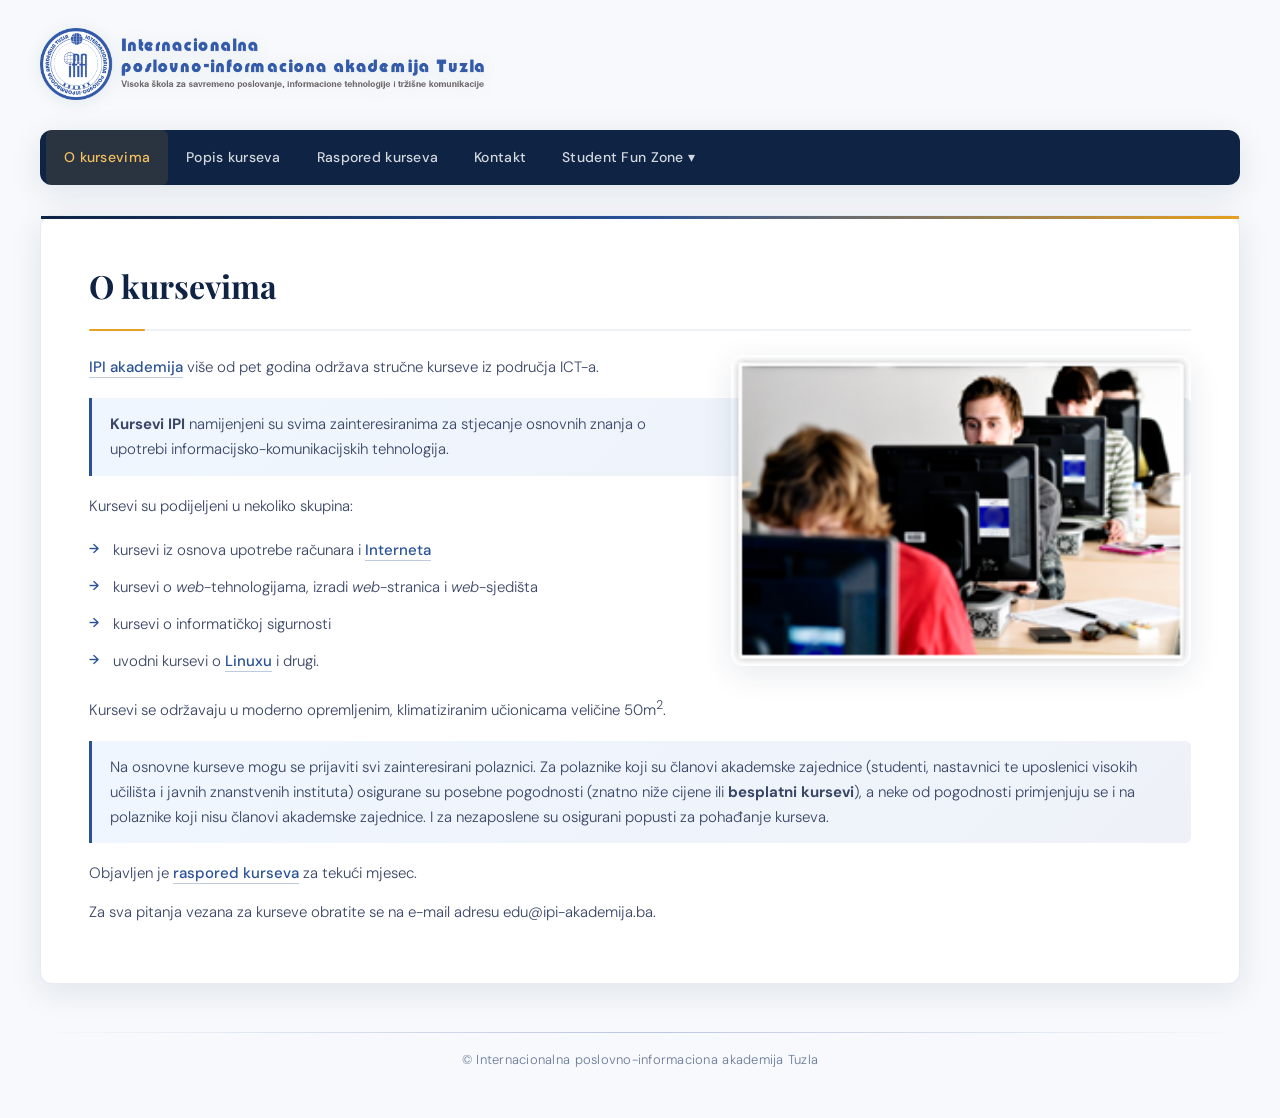
<file: index.html>
<!DOCTYPE html>
<html lang="bs">
<head>
    <meta charset="UTF-8">
    <meta name="viewport" content="width=device-width, initial-scale=1.0">
    <title>Kursevi IPI</title>
    <link rel="stylesheet" href="style.css">
</head>
<body>

<div class="page-wrapper">

    <div class="logo-container">
        <a href="index.html">
            <img src="slike/logo-ipi.png" alt="Kursevi IPI">
        </a>
    </div>

    <nav>
        <ul class="nav-menu">
            <li><a href="index.html" class="active">O kursevima</a></li>
            <li><a href="popis.html">Popis kurseva</a></li>
            <li><a href="raspored.html">Raspored kurseva</a></li>
            <li><a href="kontakt.html">Kontakt</a></li>
            <li class="dropdown">
                <a href="#" class="dropbtn">Student Fun Zone ▾</a>
                <div class="dropdown-content">
                    <a href="whiteboard/whiteboard.html" target="sadrzaj-okvir">Interaktivni Whiteboard</a>
                    <a href="visionboard/visualboard.html" target="sadrzaj-okvir">Visual Board</a>
                    <a href="kanban/kanban.html" target="sadrzaj-okvir">Kanban Board</a>
                    <a href="Bingo/bingo.html" target="sadrzaj-okvir">Bingo</a>
                    <a href="Kviz/kviz.html" target="sadrzaj-okvir">Kviz</a>
                </div>
            </li>
        </ul>
    </nav>

    <main class="main-content" id="main-zona">

        <iframe name="sadrzaj-okvir" id="sadrzajOkvir" src="about:blank" style="display:none;"></iframe>

        <div id="pocetniSadrzaj">
            <h2>O kursevima</h2>

            <div class="main-image">
                <img src="slike/tecajevi1.png" alt="Kursevi IPI">
            </div>

            <p><a href="http://ipi-akademija.ba/" target="_blank">IPI akademija</a> više od pet godina održava stručne kurseve iz područja ICT-a.</p>

            <p><strong>Kursevi IPI</strong> namijenjeni su svima zainteresiranima za stjecanje osnovnih znanja o upotrebi informacijsko-komunikacijskih tehnologija.</p>

            <p>Kursevi su podijeljeni u nekoliko skupina:</p>
            <ul>
                <li>kursevi iz osnova upotrebe računara i <a href="http://hr.wikipedia.org/wiki/Internet" target="_blank">Interneta</a></li>
                <li>kursevi o <em>web</em>-tehnologijama, izradi <em>web</em>-stranica i <em>web</em>-sjedišta</li>
                <li>kursevi o informatičkoj sigurnosti</li>
                <li>uvodni kursevi o <a href="http://www.linux.com" target="_blank">Linuxu</a> i drugi.</li>
            </ul>

            <p>Kursevi se održavaju u moderno opremljenim, klimatiziranim učionicama veličine 50m<sup>2</sup>.</p>

            <p>Na osnovne kurseve mogu se prijaviti svi zainteresirani polaznici. Za polaznike koji su članovi akademske zajednice (studenti, nastavnici te uposlenici visokih učilišta i javnih znanstvenih instituta) osigurane su posebne pogodnosti (znatno niže cijene ili <strong>besplatni kursevi</strong>), a neke od pogodnosti primjenjuju se i na polaznike koji nisu članovi akademske zajednice. I za nezaposlene su osigurani popusti za pohađanje kurseva.</p>

            <p>Objavljen je <a href="raspored.html">raspored kurseva</a> za tekući mjesec.</p>

            <p>Za sva pitanja vezana za kurseve obratite se na e-mail adresu edu@ipi-akademija.ba.</p>
        </div>
    </main>

    <footer>
        <hr>
        <p>&copy; Internacionalna poslovno-informaciona akademija Tuzla</p>
    </footer>

</div>

<script src="javascript.js"></script>
</body>
</html>
</file>
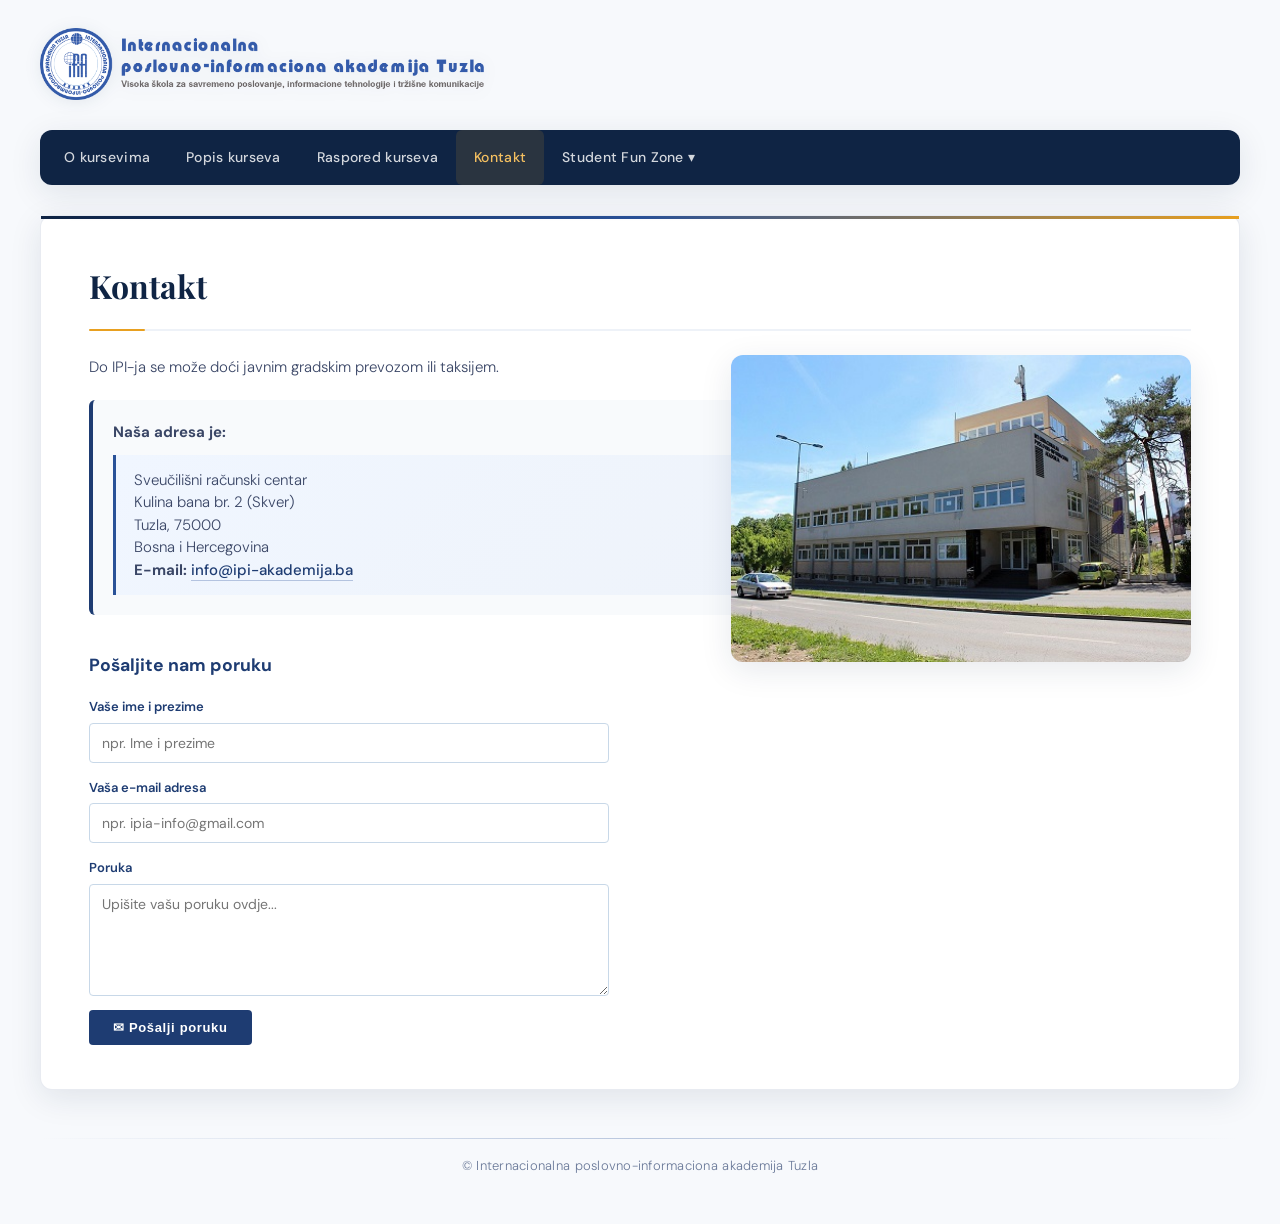
<file: kontakt.html>
<!DOCTYPE html>
<html lang="bs">
<head>
    <meta charset="UTF-8">
    <meta name="viewport" content="width=device-width, initial-scale=1.0">
    <title>Kontakt - IPI</title>
    <link rel="stylesheet" href="style.css">
</head>
<body>

    <div class="logo-container">
        <a href="index.html">
            <img src="slike/logo-ipi.png" alt="Kursevi IPI">
        </a>
    </div>
    
    <nav>
        <ul class="nav-menu">
            <li><a href="index.html">O kursevima</a></li>
            <li><a href="popis.html">Popis kurseva</a></li>
            <li><a href="raspored.html">Raspored kurseva</a></li>
            <li><a href="kontakt.html" class="active">Kontakt</a></li>
            
            <li class="dropdown">
                <a href="#" class="dropbtn">Student Fun Zone ▾</a>
                <div class="dropdown-content">
                    <a href="whiteboard/whiteboard.html" target="sadrzaj-okvir">Interaktivni Whiteboard</a>
                    <a href="visionboard/visualboard.html" target="sadrzaj-okvir">Visual Board</a>
                    <a href="kanban/kanban.html" target="sadrzaj-okvir">Kanban Board</a>
                    <a href="Bingo/bingo.html" target="sadrzaj-okvir">Bingo</a>
                    <a href="Kviz/kviz.html" target="sadrzaj-okvir">Kviz</a>
                </div>
            </li>
        </ul>
    </nav>

    <main class="main-content" id="main-zona">
        <iframe name="sadrzaj-okvir" id="sadrzajOkvir" src="about:blank" style="display:none;"></iframe>
        <div id="pocetniSadrzaj">
        <h2>Kontakt</h2>      
        
        <div class="main-image">
            <img src="slike/srce.jpg" alt="Srce">
        </div>
        
        <p>Do IPI-ja se može doći javnim gradskim prevozom ili taksijem.</p>
        
        <div style="background-color: #f8fafc; padding: 20px; border-radius: 6px; border-left: 4px solid #1e3c72; margin-top: 20px;">
            <p style="margin: 0 0 10px 0; font-weight: bold;">Naša adresa je:</p>
            <p style="margin: 0; line-height: 1.5;">
                Sveučilišni računski centar<br>
                Kulina bana br. 2 (Skver)<br>
                Tuzla, 75000<br>
                Bosna i Hercegovina<br>
                <strong>E-mail:</strong> <a href="mailto:info@ipi-akademija.ba" style="color: #1e3c72; text-decoration: none;">info@ipi-akademija.ba</a>
            </p>
        </div>

        <!-- Kontakt forma sa mailto metodom -->
        <div style="margin-top: 36px;">
            <h3 style="color: #1e3c72; margin-bottom: 16px; font-size: 1.1rem;">Pošaljite nam poruku</h3>
            <div id="kontaktForma" style="display: flex; flex-direction: column; gap: 14px; max-width: 520px;">
                <div style="display: flex; flex-direction: column; gap: 5px;">
                    <label for="imePolje" style="font-size: 13px; font-weight: 600; color: #1e3c72;">Vaše ime i prezime</label>
                    <input type="text" id="imePolje" placeholder="npr. Ime i prezime"
                        style="padding: 10px 12px; border: 1px solid #c8d8e8; border-radius: 4px; font-size: 14px; outline: none; font-family: inherit;">
                </div>
                <div style="display: flex; flex-direction: column; gap: 5px;">
                    <label for="emailPolje" style="font-size: 13px; font-weight: 600; color: #1e3c72;">Vaša e-mail adresa</label>
                    <input type="email" id="emailPolje" placeholder="npr. ipia-info@gmail.com"
                        style="padding: 10px 12px; border: 1px solid #c8d8e8; border-radius: 4px; font-size: 14px; outline: none; font-family: inherit;">
                </div>
                <div style="display: flex; flex-direction: column; gap: 5px;">
                    <label for="poruka" style="font-size: 13px; font-weight: 600; color: #1e3c72;">Poruka</label>
                    <textarea id="poruka" rows="5" placeholder="Upišite vašu poruku ovdje..."
                        style="padding: 10px 12px; border: 1px solid #c8d8e8; border-radius: 4px; font-size: 14px; outline: none; font-family: inherit; resize: vertical;"></textarea>
                </div>
                <button onclick="posaljiKontaktFormu()"
                    style="align-self: flex-start; padding: 10px 24px; background-color: #1e3c72; color: white; border: none; border-radius: 4px; font-size: 13px; font-weight: 600; letter-spacing: 0.05em; cursor: pointer; transition: background 0.2s;"
                    onmouseover="this.style.backgroundColor='#c9a84c'"
                    onmouseout="this.style.backgroundColor='#1e3c72'">
                    ✉ Pošalji poruku
                </button>
            </div>
        </div>
        </div>
    </main>
    
    <footer>
        <hr>
        <p>&copy; Internacionalna poslovno-informaciona akademija Tuzla</p>
    </footer>

    <script src="javascript.js"></script>
    <script>
        function posaljiKontaktFormu() {
            const ime = document.getElementById("imePolje").value.trim();
            const email = document.getElementById("emailPolje").value.trim();
            const poruka = document.getElementById("poruka").value.trim();

            if (!ime || !email || !poruka) {
                alert("Molimo popunite sva polja prije slanja!");
                return;
            }

            const subject = encodeURIComponent("Upit sa web stranice - " + ime);
            const body = encodeURIComponent(
                "Ime i prezime: " + ime + "\n" +
                "E-mail: " + email + "\n\n" +
                "Poruka:\n" + poruka
            );

            window.location.href = "mailto:info@ipi-akademija.ba?subject=" + subject + "&body=" + body;
        }
    </script>
</body>
</html>
</file>
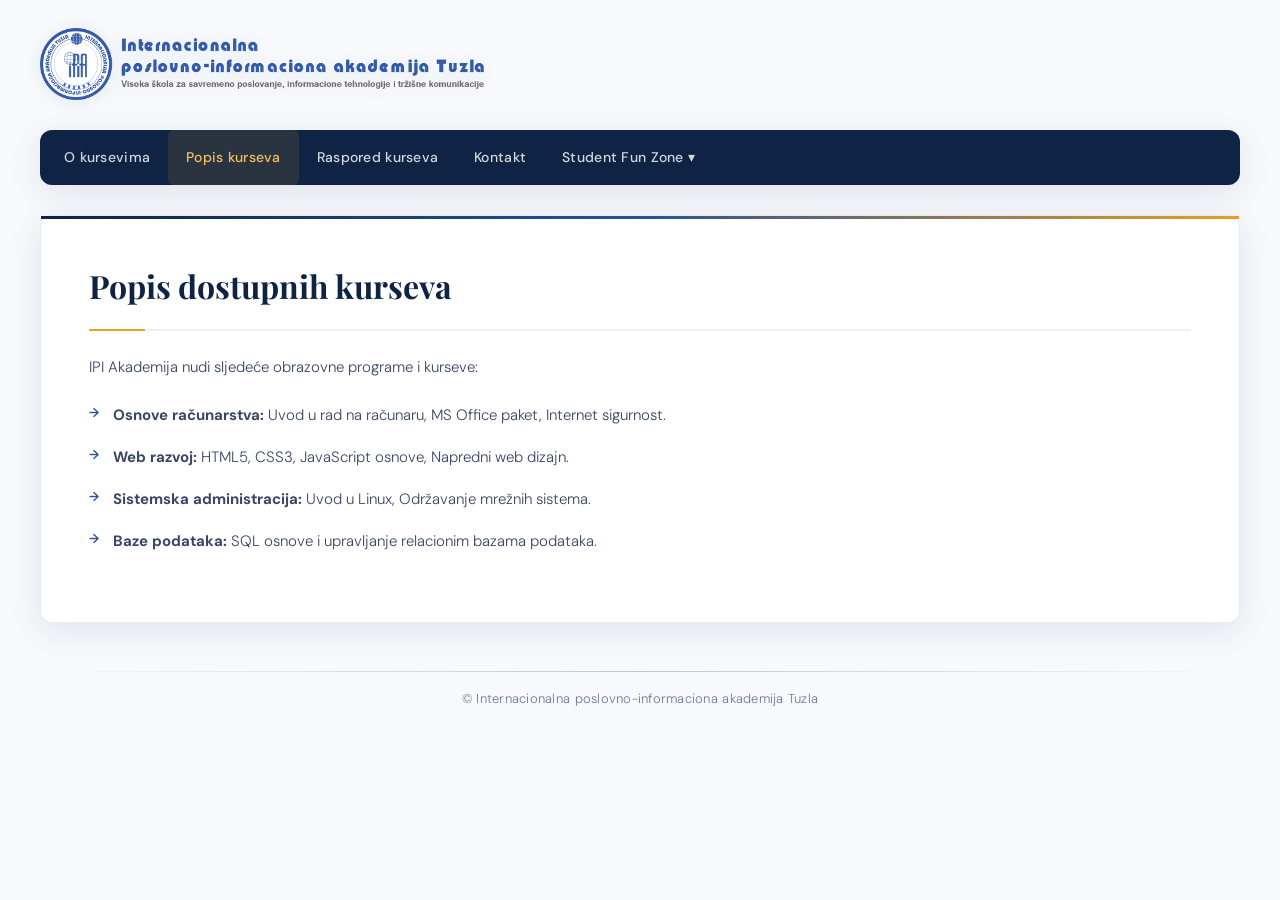
<file: popis.html>
<!DOCTYPE html>
<html lang="bs">
<head>
    <meta charset="UTF-8">
    <meta name="viewport" content="width=device-width, initial-scale=1.0">
    <title>Popis kurseva - IPI</title>
    <link rel="stylesheet" href="style.css">
</head>
<body>

    <!-- Logo IPI Akademije -->
    <div class="logo-container">
        <a href="index.html">
            <img src="slike/logo-ipi.png" alt="Kursevi IPI">
        </a>
    </div>
    
    <!-- Glavna Navigacija -->
    <nav>
        <ul class="nav-menu">
            <li><a href="index.html">O kursevima</a></li>
            <li><a href="popis.html" class="active">Popis kurseva</a></li>
            <li><a href="raspored.html">Raspored kurseva</a></li>
            <li><a href="kontakt.html">Kontakt</a></li>
            
            <!-- STUDENT FUN ZONE DROPDOWN -->
            <li class="dropdown">
                <a href="#" class="dropbtn">Student Fun Zone ▾</a>
                <div class="dropdown-content">
                    <a href="whiteboard/whiteboard.html" target="sadrzaj-okvir">Interaktivni Whiteboard</a>
                    <a href="visionboard/visualboard.html" target="sadrzaj-okvir">Visual Board</a>
                    <a href="kanban/kanban.html" target="sadrzaj-okvir">Kanban Board</a>
                    <a href="Bingo/bingo.html" target="sadrzaj-okvir">Bingo</a>
                    <a href="Kviz/kviz.html" target="sadrzaj-okvir">Kviz</a>
                </div>
            </li>
        </ul>
    </nav>

    <!-- Sadržaj stranice popisa -->
    <main class="main-content" id="main-zona">
        <iframe name="sadrzaj-okvir" id="sadrzajOkvir" src="about:blank" style="display:none;"></iframe>
        <div id="pocetniSadrzaj">
        <h2>Popis dostupnih kurseva</h2>
        <p>IPI Akademija nudi sljedeće obrazovne programe i kurseve:</p>
        
        <ul style="line-height: 2;">
            <li><strong>Osnove računarstva:</strong> Uvod u rad na računaru, MS Office paket, Internet sigurnost.</li>
            <li><strong>Web razvoj:</strong> HTML5, CSS3, JavaScript osnove, Napredni web dizajn.</li>
            <li><strong>Sistemska administracija:</strong> Uvod u Linux, Održavanje mrežnih sistema.</li>
            <li><strong>Baze podataka:</strong> SQL osnove i upravljanje relacionim bazama podataka.</li>
        </ul>
        </div>
    </main>
    
    <footer>
        <hr>
        <p>&copy; Internacionalna poslovno-informaciona akademija Tuzla</p>
    </footer>

    <script src="javascript.js"></script>
</body>
</html>
</file>
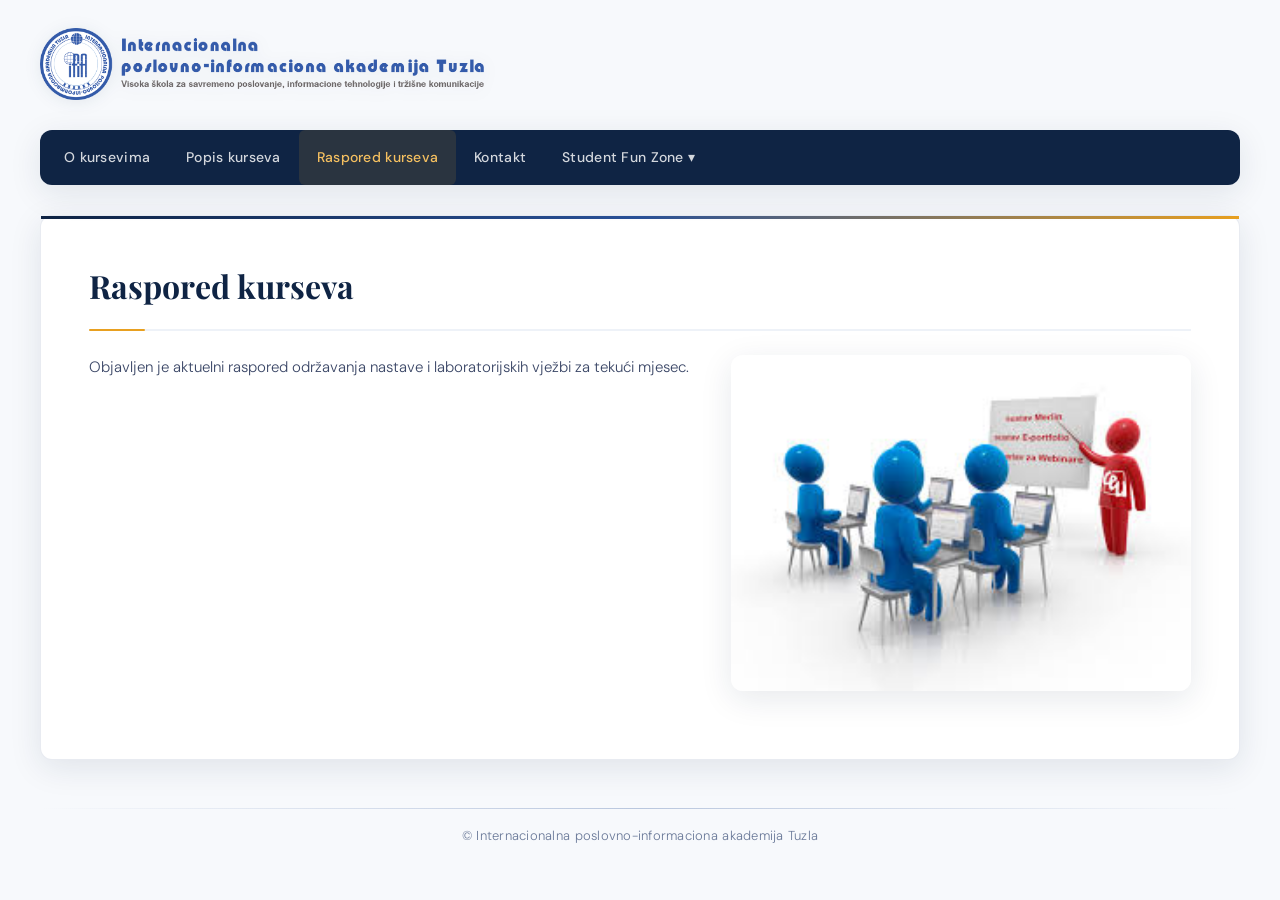
<file: raspored.html>
<!DOCTYPE html>
<html lang="bs">
<head>
    <meta charset="UTF-8">
    <meta name="viewport" content="width=device-width, initial-scale=1.0">
    <title>Raspored kurseva - IPI</title>
    <link rel="stylesheet" href="style.css">
</head>
<body>

    <!-- Logo IPI Akademije -->
    <div class="logo-container">
        <a href="index.html">
            <img src="slike/logo-ipi.png" alt="Kursevi IPI">
        </a>
    </div>
    
    <!-- Glavna Navigacija -->
    <nav>
        <ul class="nav-menu">
            <li><a href="index.html">O kursevima</a></li>
            <li><a href="popis.html">Popis kurseva</a></li>
            <li><a href="raspored.html" class="active">Raspored kurseva</a></li>
            <li><a href="kontakt.html">Kontakt</a></li>
            
            <!-- STUDENT FUN ZONE DROPDOWN -->
            <li class="dropdown">
                <a href="#" class="dropbtn">Student Fun Zone ▾</a>
                <div class="dropdown-content">
                    <a href="whiteboard/whiteboard.html" target="sadrzaj-okvir">Interaktivni Whiteboard</a>
                    <a href="visionboard/visualboard.html" target="sadrzaj-okvir">Visual Board</a>
                    <a href="kanban/kanban.html" target="sadrzaj-okvir">Kanban Board</a>
                    <a href="Bingo/bingo.html" target="sadrzaj-okvir">Bingo</a>
                    <a href="Kviz/kviz.html" target="sadrzaj-okvir">Kviz</a>
                </div>
            </li>
        </ul>
    </nav>

    <!-- Sadržaj stranice rasporeda -->
    <main class="main-content" id="main-zona">
        <iframe name="sadrzaj-okvir" id="sadrzajOkvir" src="about:blank" style="display:none;"></iframe>
        <div id="pocetniSadrzaj">
        <h2>Raspored kurseva</h2>
        
        <div class="main-image">
            <img src="slike/tecajevi2.jpg" alt="Raspored kurseva">
        </div>
        
        <p>Objavljen je aktuelni raspored održavanja nastave i laboratorijskih vježbi za tekući mjesec.</p>
        </div>
    </main>
    
    <footer>
        <hr>
        <p>&copy; Internacionalna poslovno-informaciona akademija Tuzla</p>
    </footer>

    <script src="javascript.js"></script>
</body>
</html>
</file>
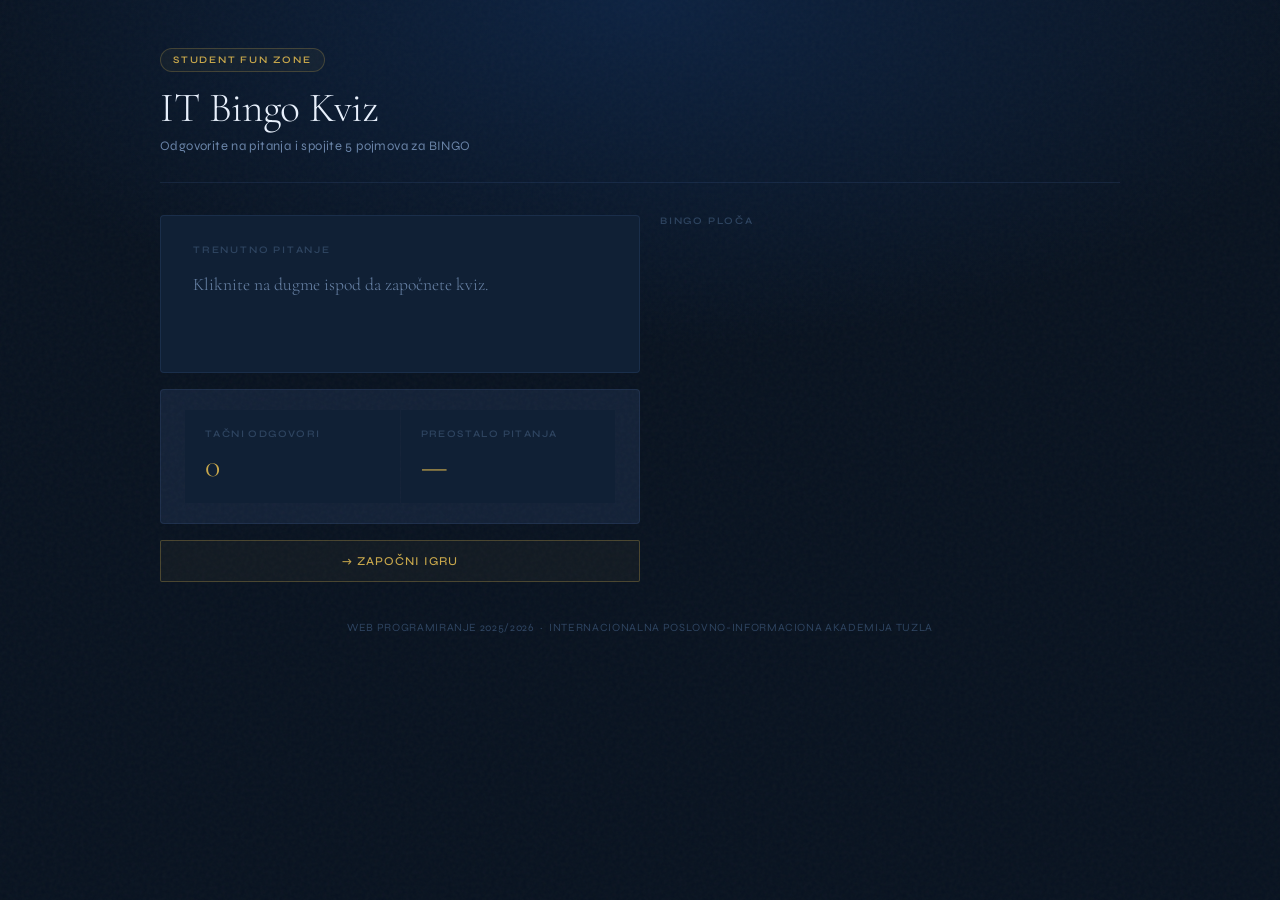
<file: Bingo/bingo.html>
<!DOCTYPE html>
<html lang="bs">
<head>
    <meta charset="UTF-8">
    <meta name="viewport" content="width=device-width, initial-scale=1.0">
    <title>IT Bingo Kviz</title>
    <link href="https://fonts.googleapis.com/css2?family=Cormorant+Garamond:wght@300;400&family=Syne:wght@400;500;600;700&display=swap" rel="stylesheet">
    <link rel="stylesheet" href="bingo-style.css">
</head>
<body>

    <div class="bingo-header">
        <span class="badge">Student Fun Zone</span>
        <h1>IT Bingo Kviz</h1>
        <p class="bingo-subtitle">Odgovorite na pitanja i spojite 5 pojmova za BINGO</p>
    </div>

    <div class="bingo-layout">

        <!-- Lijeva kolona: pitanje + statistike + dugme -->
        <div class="question-panel">
            <div class="question-box idle" id="questionBox">
                <div class="panel-label">Trenutno pitanje</div>
                <p id="currentQuestion">Kliknite na dugme ispod da započnete kviz.</p>
            </div>

            <div class="stats-panel">
                <div class="stat-card">
                    <span class="stat-label">Tačni odgovori</span>
                    <span class="stat-value" id="scoreValue">0</span>
                </div>
                <div class="stat-card">
                    <span class="stat-label">Preostalo pitanja</span>
                    <span class="stat-value" id="remainingValue">—</span>
                </div>
            </div>

            <button id="startBtn">→ Započni igru</button>
        </div>

        <!-- Desna kolona: ploča -->
        <div class="bingo-board-wrapper">
            <div class="board-label">Bingo ploča</div>
            <div class="bingo-board" id="bingoBoard"></div>
        </div>

    </div>

    <footer>
        Web programiranje 2025/2026 &nbsp;·&nbsp;
        Internacionalna poslovno-informaciona akademija Tuzla
    </footer>

    <!-- Win overlay -->
    <div class="overlay" id="winOverlay">
        <div class="popup-box">
            <div class="popup-icon">✦</div>
            <h2>BINGO!</h2>
            <p>Čestitamo — uspješno ste spojili liniju od 5 tačnih IT pojmova.</p>
            <button id="restartBtn">↺ Igraj ponovo</button>
        </div>
    </div>

    <script src="bingo-script.js"></script>
</body>
</html>
</file>
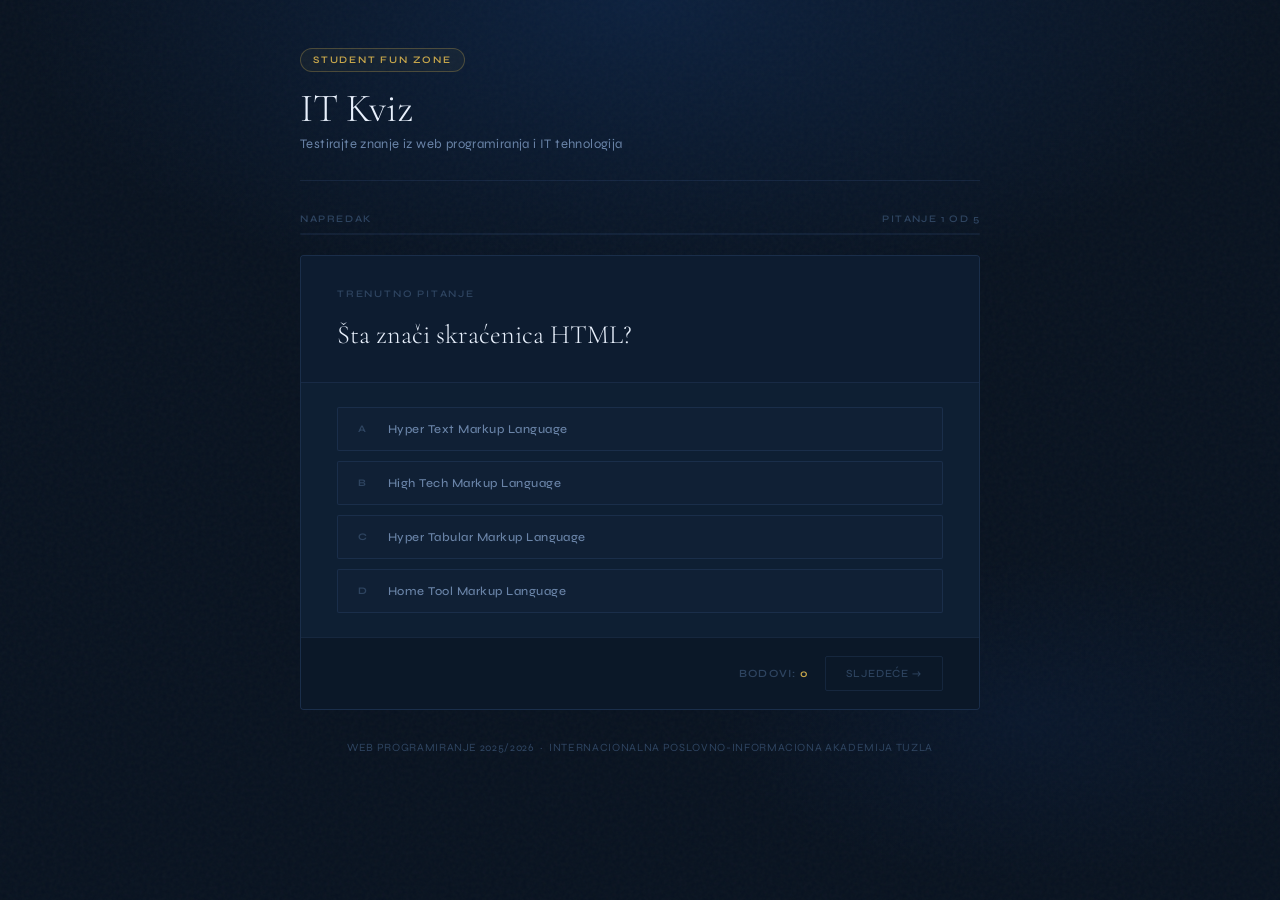
<file: Kviz/kviz.html>
<!DOCTYPE html>
<html lang="bs">
<head>
    <meta charset="UTF-8">
    <meta name="viewport" content="width=device-width, initial-scale=1.0">
    <title>Student Fun Zone | IT Kviz</title>
    <link href="https://fonts.googleapis.com/css2?family=Cormorant+Garamond:wght@300;400;500&family=Syne:wght@400;500;600;700&display=swap" rel="stylesheet">
    <link rel="stylesheet" href="kviz-style.css">
</head>
<body>

    <div class="quiz-header">
        <span class="badge">Student Fun Zone</span>
        <h1>IT Kviz</h1>
        <p class="quiz-subtitle">Testirajte znanje iz web programiranja i IT tehnologija</p>
    </div>

    <div class="progress-wrap">
        <div class="progress-meta">
            <span class="progress-label">Napredak</span>
            <span id="questionNumber">Pitanje 1 od 5</span>
        </div>
        <div class="progress-track">
            <div class="progress-bar" id="progressBar"></div>
        </div>
    </div>

    <div class="quiz-container">

        <div class="quiz-box" id="quizBox">
            <div class="question-section">
                <div class="question-eyebrow">Trenutno pitanje</div>
                <h2 id="questionText">Učitavanje pitanja...</h2>
            </div>

            <div class="options-section" id="optionsContainer"></div>

            <div class="quiz-footer">
                <span class="score-inline">Bodovi: <span id="scoreLive">0</span></span>
                <button id="nextBtn" disabled>Sljedeće →</button>
            </div>
        </div>

        <div class="result-box" id="resultBox">
            <div class="result-top">
                <div class="result-eyebrow">Rezultat kviza</div>
                <div class="score-display">
                    <span id="scorePercent">0</span><span class="score-unit">%</span>
                </div>
                <p id="resultText">Odgovorili ste tačno na 0 od 5 pitanja.</p>
            </div>
            <div class="result-bottom">
                <button id="restartBtn">↺ Igraj ponovo</button>
            </div>
        </div>

    </div>

    <footer>
        Web programiranje 2025/2026 &nbsp;·&nbsp;
        Internacionalna poslovno-informaciona akademija Tuzla
    </footer>

    <script src="kviz-script.js"></script>
</body>
</html>
</file>
<file: style.css>
@import url('https://fonts.googleapis.com/css2?family=Playfair+Display:wght@600;700&family=DM+Sans:wght@300;400;500;600&display=swap');

:root {
    --navy: #0f2444;
    --navy-mid: #1a3a6b;
    --navy-light: #2a5298;
    --accent: #e8a020;
    --accent-light: #f5c060;
    --surface: #ffffff;
    --surface-2: #f7f9fc;
    --surface-3: #eef2f8;
    --text: #1a2540;
    --text-muted: #6b7a99;
    --border: rgba(30, 60, 114, 0.1);
    --shadow-sm: 0 2px 12px rgba(15, 36, 68, 0.06);
    --shadow-md: 0 8px 32px rgba(15, 36, 68, 0.10);
    --shadow-lg: 0 20px 60px rgba(15, 36, 68, 0.14);
    --radius: 12px;
    --radius-sm: 6px;
}

*, *::before, *::after { box-sizing: border-box; margin: 0; padding: 0; }

html { scroll-behavior: smooth; }

body {
    font-family: 'DM Sans', sans-serif;
    background: var(--surface-2);
    color: var(--text);
    line-height: 1.65;
    min-height: 100vh;
    padding: 28px 40px 40px;
}

/* ── PAGE WRAPPER ── */
.page-wrapper {
    width: 100%;
}

/* ── LOGO ── */
.logo-container {
    margin-bottom: 22px;
    display: inline-block;
}

.logo-container img {
    max-height: 72px;
    filter: drop-shadow(0 2px 8px rgba(15,36,68,0.08));
    transition: opacity 0.2s;
}

.logo-container:hover img { opacity: 0.85; }

/* ── NAV ── */
nav {
    background: var(--navy);
    border-radius: var(--radius);
    margin-bottom: 30px;
    box-shadow: var(--shadow-md);
    overflow: visible;
    position: relative;
    z-index: 100;
}

.nav-menu {
    list-style: none;
    display: flex;
    align-items: stretch;
    padding: 0 6px;
}

.nav-menu li { position: relative; }

.nav-menu > li > a {
    display: flex;
    align-items: center;
    color: rgba(255,255,255,0.82);
    padding: 16px 18px;
    text-decoration: none;
    font-weight: 500;
    font-size: 14px;
    letter-spacing: 0.02em;
    transition: color 0.18s, background 0.18s;
    border-radius: var(--radius-sm);
    gap: 6px;
}

.nav-menu > li > a:hover,
.nav-menu > li > a.active {
    color: #fff;
    background: rgba(255,255,255,0.10);
}

.nav-menu > li > a.active {
    color: var(--accent-light);
    background: rgba(232, 160, 32, 0.12);
}

/* Dropdown */
.dropdown-content {
    display: none;
    position: absolute;
    top: calc(100% + 6px);
    left: 0;
    background: var(--surface);
    min-width: 230px;
    border-radius: var(--radius);
    box-shadow: var(--shadow-lg);
    border: 1px solid var(--border);
    
    animation: dropIn 0.18s ease;
}

@keyframes dropIn {
    from { opacity: 0; transform: translateY(-6px); }
    to   { opacity: 1; transform: translateY(0); }
}

.dropdown-content a {
    display: flex;
    align-items: center;
    gap: 10px;
    color: var(--text);
    padding: 12px 18px;
    text-decoration: none;
    font-size: 14px;
    font-weight: 400;
    border-bottom: 1px solid var(--border);
    transition: background 0.15s, color 0.15s, padding-left 0.15s;
}

.dropdown-content a::before {
    content: '';
    width: 5px;
    height: 5px;
    background: var(--navy-light);
    border-radius: 50%;
    opacity: 0;
    transition: opacity 0.15s;
    flex-shrink: 0;
}

.dropdown-content a:last-child { border-bottom: none; }

.dropdown-content a:hover {
    background: var(--surface-3);
    color: var(--navy);
    font-weight: 600;
    padding-left: 22px;
}

.dropdown-content a:hover::before { opacity: 1; }

.dropdown.open .dropdown-content { display: block; }

/* ── MAIN CONTENT CARD ── */
.main-content {
    background: var(--surface);
    border-radius: var(--radius);
    box-shadow: var(--shadow-md);
    padding: 44px 48px;
    margin-bottom: 28px;
    border: 1px solid var(--border);
    position: relative;
    
}

.main-content::before {
    content: '';
    position: absolute;
    top: 0; left: 0; right: 0;
    height: 3px;
    background: linear-gradient(90deg, var(--navy), var(--navy-light), var(--accent));
}

.main-content h2 {
    font-family: 'Playfair Display', serif;
    color: var(--navy);
    font-size: 2rem;
    font-weight: 700;
    margin-bottom: 24px;
    padding-bottom: 16px;
    border-bottom: 2px solid var(--surface-3);
    position: relative;
}

.main-content h2::after {
    content: '';
    position: absolute;
    bottom: -2px; left: 0;
    width: 56px; height: 2px;
    background: var(--accent);
    border-radius: 2px;
}

/* Image */
.main-image {
    float: right;
    width: 42%;
    max-width: 460px;
    margin: 0 0 24px 36px;
}

.main-image img {
    width: 100%;
    border-radius: var(--radius);
    box-shadow: var(--shadow-md);
    display: block;
}

/* Text */
.main-content p {
    color: #3a4666;
    font-size: 15px;
    margin-bottom: 14px;
    font-weight: 300;
}

.main-content ul {
    margin: 0 0 16px 0;
    padding-left: 0;
    list-style: none;
}

.main-content ul li {
    color: #3a4666;
    font-size: 15px;
    font-weight: 300;
    padding: 6px 0 6px 24px;
    position: relative;
}

.main-content ul li::before {
    content: '→';
    position: absolute;
    left: 0;
    color: var(--navy-light);
    font-weight: 600;
    font-size: 13px;
}

.main-content ul li:last-child { border-bottom: none; }

/* Links */
.main-content a {
    color: var(--navy-light);
    text-decoration: none;
    font-weight: 500;
    border-bottom: 1px solid rgba(42, 82, 152, 0.3);
    transition: color 0.15s, border-color 0.15s;
}

.main-content a:hover {
    color: var(--navy);
    border-bottom-color: var(--navy);
}

/* Highlight box */
.main-content p:has(strong) {
    background: linear-gradient(135deg, #f0f6ff, #eef2f8);
    border-left: 3px solid var(--navy-light);
    padding: 14px 18px;
    border-radius: 0 var(--radius-sm) var(--radius-sm) 0;
    margin: 18px 0;
}

/* ── IFRAME ── */
#sadrzajOkvir {
    width: 100%;
    display: none;
    border: none;
    background: transparent;
    border-radius: var(--radius-sm);
    min-height: 600px;
}

/* ── FOOTER ── */
footer {
    text-align: center;
    padding: 20px 0 8px;
}

footer hr {
    border: none;
    height: 1px;
    background: linear-gradient(to right, transparent, var(--navy-light), transparent);
    margin-bottom: 16px;
    opacity: 0.3;
}

footer p {
    font-size: 13px;
    color: var(--text-muted);
    font-weight: 300;
    letter-spacing: 0.02em;
}

/* ── CLEARFIX ── */
.main-content::after {
    content: '';
    display: table;
    clear: both;
}

/* ── RESPONSIVE ── */
@media (max-width: 760px) {
    .page-wrapper { padding: 16px; }
    .main-content { padding: 28px 22px; }
    .main-image { float: none; width: 100%; max-width: 100%; margin: 0 0 22px 0; }
    .nav-menu { flex-wrap: wrap; }
    .nav-menu > li > a { padding: 12px 14px; font-size: 13px; }
}
</file>
<file: Bingo/bingo-style.css>
@import url('https://fonts.googleapis.com/css2?family=Cormorant+Garamond:wght@300;400&family=Syne:wght@400;500;600;700&display=swap');

:root {
    --bg: #07111f;
    --bg-2: #0d1a2e;
    --bg-card: #102035;
    --border: rgba(120,170,255,0.1);
    --border-hover: rgba(120,170,255,0.22);
    --text: #e8f0fc;
    --text-muted: #6a84a8;
    --text-dim: #2e4460;
    --accent: #c9a84c;
    --accent-blue: #5b9fdf;
    --accent-green: #2e9e6b;
    --danger: #8b2020;
    --danger-hover: #c0392b;
    --radius: 2px;
}

*, *::before, *::after { box-sizing: border-box; margin: 0; padding: 0; }

body {
    font-family: 'Syne', sans-serif;
    background-color: var(--bg);
    color: var(--text);
    min-height: 100vh;
    padding: 48px 52px 40px;
    display: flex;
    flex-direction: column;
    align-items: center;
    background-image:
        radial-gradient(ellipse 80% 55% at 50% 0%, rgba(30,90,180,0.22) 0%, transparent 70%),
        url("data:image/svg+xml,%3Csvg viewBox='0 0 256 256' xmlns='http://www.w3.org/2000/svg'%3E%3Cfilter id='noise'%3E%3CfeTurbulence type='fractalNoise' baseFrequency='0.9' numOctaves='4' stitchTiles='stitch'/%3E%3C/filter%3E%3Crect width='100%25' height='100%25' filter='url(%23noise)' opacity='0.04'/%3E%3C/svg%3E");
}

/* ── HEADER ── */
.bingo-header {
    width: 100%;
    max-width: 960px;
    margin-bottom: 32px;
    padding-bottom: 28px;
    border-bottom: 1px solid var(--border);
}

.badge {
    display: inline-block;
    font-size: 10px;
    font-weight: 600;
    letter-spacing: 0.18em;
    text-transform: uppercase;
    color: var(--accent);
    margin-bottom: 14px;
    padding: 5px 12px;
    border: 1px solid rgba(201,168,76,0.25);
    border-radius: 20px;
    background: rgba(201,168,76,0.05);
}

h1 {
    font-family: 'Cormorant Garamond', serif;
    font-size: 2.6rem;
    font-weight: 300;
    letter-spacing: -0.01em;
    line-height: 1.1;
    color: var(--text);
    margin-bottom: 6px;
}

.bingo-subtitle {
    font-size: 13px;
    color: var(--text-muted);
    letter-spacing: 0.03em;
}

/* ── MAIN LAYOUT ── */
.bingo-layout {
    width: 100%;
    max-width: 960px;
    display: grid;
    grid-template-columns: 1fr 460px;
    gap: 20px;
    align-items: start;
}

/* ── QUESTION BOX ── */
.question-panel {
    display: flex;
    flex-direction: column;
    gap: 16px;
}

.question-box {
    background: var(--bg-card);
    border: 1px solid var(--border);
    padding: 28px 32px;
    border-radius: 4px;
}

.question-box .panel-label {
    font-size: 10px;
    font-weight: 600;
    letter-spacing: 0.18em;
    text-transform: uppercase;
    color: var(--text-dim);
    margin-bottom: 16px;
}

#currentQuestion {
    font-family: 'Cormorant Garamond', serif;
    font-size: 1.45rem;
    font-weight: 300;
    line-height: 1.5;
    color: var(--text);
    min-height: 72px;
}

.question-box.idle #currentQuestion {
    color: var(--text-muted);
    font-size: 1.1rem;
}

/* ── STATS ── */
.stats-panel {
    background: var(--bg-card);
    border: 1px solid var(--border);
    padding: 20px 24px;
    border-radius: 4px;
    display: grid;
    grid-template-columns: 1fr 1fr;
    gap: 1px;
    background-color: var(--border);
}

.stat-card {
    background: var(--bg-card);
    padding: 18px 20px;
    display: flex;
    flex-direction: column;
    gap: 6px;
}

.stat-label {
    font-size: 10px;
    font-weight: 600;
    letter-spacing: 0.14em;
    text-transform: uppercase;
    color: var(--text-dim);
}

.stat-value {
    font-family: 'Cormorant Garamond', serif;
    font-size: 2rem;
    font-weight: 300;
    color: var(--accent);
}

/* ── BUTTONS ── */
button {
    padding: 10px 18px;
    border: 1px solid transparent;
    border-radius: var(--radius);
    font-family: 'Syne', sans-serif;
    font-weight: 500;
    font-size: 11px;
    letter-spacing: 0.08em;
    text-transform: uppercase;
    cursor: pointer;
    transition: all 0.2s ease;
    display: inline-flex;
    align-items: center;
    justify-content: center;
    gap: 6px;
    background: transparent;
    color: var(--text-muted);
    border-color: var(--border);
}

button:hover {
    transform: translateY(-1px);
    color: var(--text);
    border-color: var(--border-hover);
    background: rgba(255,255,255,0.04);
}

#startBtn {
    width: 100%;
    border-color: rgba(201,168,76,0.3);
    color: var(--accent);
    background: rgba(201,168,76,0.05);
    padding: 13px 18px;
    font-size: 12px;
}

#startBtn:hover {
    border-color: var(--accent);
    background: rgba(201,168,76,0.1);
}

#restartBtn {
    border-color: rgba(201,168,76,0.3);
    color: var(--accent);
    background: rgba(201,168,76,0.05);
    padding: 11px 28px;
    font-size: 12px;
}

#restartBtn:hover {
    border-color: var(--accent);
    background: rgba(201,168,76,0.1);
}

/* ── BINGO BOARD ── */
.bingo-board-wrapper {
    display: flex;
    flex-direction: column;
    gap: 12px;
}

.board-label {
    font-size: 10px;
    font-weight: 600;
    letter-spacing: 0.18em;
    text-transform: uppercase;
    color: var(--text-dim);
}

.bingo-board {
    display: grid;
    grid-template-columns: repeat(5, 1fr);
    gap: 8px;
}

.bingo-cell {
    background: var(--bg-card);
    border: 1px solid var(--border);
    color: var(--text-muted);
    padding: 18px 8px;
    font-family: 'Syne', sans-serif;
    font-size: 12px;
    font-weight: 600;
    letter-spacing: 0.04em;
    text-transform: uppercase;
    border-radius: var(--radius);
    cursor: pointer;
    transition: all 0.2s ease;
    display: flex;
    align-items: center;
    justify-content: center;
    text-align: center;
    min-height: 82px;
    word-break: break-word;
    line-height: 1.35;
}

.bingo-cell:hover:not(.matched):not(.free-space) {
    background: rgba(255,255,255,0.04);
    border-color: var(--border-hover);
    color: var(--text);
    transform: translateY(-2px);
}

.bingo-cell.matched {
    background: rgba(46,158,107,0.12) !important;
    border-color: rgba(46,158,107,0.45) !important;
    color: #4ec994 !important;
    cursor: default;
    transform: none;
}

.bingo-cell.free-space {
    background: rgba(201,168,76,0.07);
    border-color: rgba(201,168,76,0.25);
    color: var(--accent);
    font-size: 9px;
    cursor: default;
}

.bingo-cell.wrong-flash {
    border-color: rgba(192,57,43,0.6) !important;
    color: #c0392b !important;
    background: rgba(139,32,32,0.1) !important;
}

/* ── WIN OVERLAY ── */
.overlay {
    display: none;
    position: fixed;
    inset: 0;
    background: rgba(0,0,0,0.82);
    z-index: 100;
    justify-content: center;
    align-items: center;
}

.overlay.visible {
    display: flex;
}

.popup-box {
    background: var(--bg-card);
    border: 1px solid var(--border-hover);
    padding: 52px 56px;
    border-radius: 4px;
    text-align: center;
    max-width: 480px;
    width: 90%;
}

.popup-box .popup-icon {
    font-family: 'Cormorant Garamond', serif;
    font-size: 3rem;
    font-weight: 300;
    color: var(--accent);
    margin-bottom: 16px;
    letter-spacing: 0.05em;
}

.popup-box h2 {
    font-family: 'Cormorant Garamond', serif;
    font-size: 2rem;
    font-weight: 300;
    color: var(--text);
    margin-bottom: 12px;
}

.popup-box p {
    font-size: 13px;
    color: var(--text-muted);
    line-height: 1.7;
    letter-spacing: 0.03em;
    margin-bottom: 32px;
}

/* ── FOOTER ── */
footer {
    margin-top: 36px;
    font-size: 11px;
    color: var(--text-dim);
    text-align: center;
    line-height: 1.8;
    letter-spacing: 0.06em;
    text-transform: uppercase;
}

/* ── RESPONSIVE ── */
@media (max-width: 720px) {
    body { padding: 28px 20px 32px; }
    .bingo-layout { grid-template-columns: 1fr; }
    .bingo-cell { min-height: 52px; font-size: 10px; padding: 10px 4px; }
}
</file>
<file: Kviz/kviz-style.css>
@import url('https://fonts.googleapis.com/css2?family=Cormorant+Garamond:wght@300;400;500&family=Syne:wght@400;500;600;700&display=swap');

:root {
    --bg: #07111f;
    --bg-2: #0b1828;
    --bg-card: #102035;
    --bg-card-alt: #0d1c30;
    --bg-option: #0e1f33;
    --border: rgba(120,170,255,0.1);
    --border-hover: rgba(120,170,255,0.24);
    --border-strong: rgba(120,170,255,0.35);
    --text: #e8f0fc;
    --text-muted: #6a84a8;
    --text-dim: #2e4460;
    --accent: #c9a84c;
    --accent-dim: rgba(201,168,76,0.15);
    --accent-border: rgba(201,168,76,0.3);
    --blue-mid: #3e7cbf;
    --blue-light: #5b9fdf;
    --radius: 2px;
}

*, *::before, *::after { box-sizing: border-box; margin: 0; padding: 0; }

body {
    font-family: 'Syne', sans-serif;
    background-color: var(--bg);
    color: var(--text);
    min-height: 100vh;
    padding: 48px 52px 40px;
    display: flex;
    flex-direction: column;
    align-items: center;
    background-image:
        radial-gradient(ellipse 70% 50% at 50% 0%, rgba(30,90,180,0.2) 0%, transparent 70%),
        radial-gradient(ellipse 40% 30% at 80% 80%, rgba(20,60,130,0.12) 0%, transparent 60%),
        url("data:image/svg+xml,%3Csvg viewBox='0 0 256 256' xmlns='http://www.w3.org/2000/svg'%3E%3Cfilter id='noise'%3E%3CfeTurbulence type='fractalNoise' baseFrequency='0.9' numOctaves='4' stitchTiles='stitch'/%3E%3C/filter%3E%3Crect width='100%25' height='100%25' filter='url(%23noise)' opacity='0.04'/%3E%3C/svg%3E");
}

/* ── HEADER ── */
.quiz-header {
    width: 100%;
    max-width: 680px;
    margin-bottom: 32px;
    padding-bottom: 28px;
    border-bottom: 1px solid var(--border);
}

.badge {
    display: inline-block;
    font-size: 10px;
    font-weight: 600;
    letter-spacing: 0.18em;
    text-transform: uppercase;
    color: var(--accent);
    margin-bottom: 14px;
    padding: 5px 12px;
    border: 1px solid var(--accent-border);
    border-radius: 20px;
    background: rgba(201,168,76,0.05);
}

h1 {
    font-family: 'Cormorant Garamond', serif;
    font-size: 2.5rem;
    font-weight: 300;
    letter-spacing: -0.01em;
    line-height: 1.1;
    color: var(--text);
    margin-bottom: 6px;
}

.quiz-subtitle {
    font-size: 13px;
    color: var(--text-muted);
    letter-spacing: 0.03em;
}

/* ── PROGRESS ── */
.progress-wrap {
    width: 100%;
    max-width: 680px;
    margin-bottom: 20px;
    display: flex;
    flex-direction: column;
    gap: 8px;
}

.progress-meta {
    display: flex;
    justify-content: space-between;
    align-items: center;
}

.progress-label {
    font-size: 10px;
    font-weight: 600;
    letter-spacing: 0.16em;
    text-transform: uppercase;
    color: var(--text-dim);
}

#questionNumber {
    font-size: 10px;
    font-weight: 600;
    letter-spacing: 0.14em;
    text-transform: uppercase;
    color: var(--text-dim);
}

.progress-track {
    width: 100%;
    height: 2px;
    background: rgba(120,170,255,0.08);
    border-radius: 1px;
    overflow: hidden;
}

.progress-bar {
    height: 100%;
    width: 0%;
    background: linear-gradient(90deg, var(--blue-mid), var(--accent));
    transition: width 0.4s ease;
}

/* ── QUIZ BOX ── */
.quiz-container {
    width: 100%;
    max-width: 680px;
}

.quiz-box {
    background: var(--bg-card);
    border: 1px solid var(--border);
    border-radius: 4px;
    overflow: hidden;
}

/* Pitanje — drugačija nijansa od opcija */
.question-section {
    padding: 32px 36px 28px;
    border-bottom: 1px solid var(--border);
    background: var(--bg-card-alt);
}

.question-eyebrow {
    font-size: 10px;
    font-weight: 600;
    letter-spacing: 0.18em;
    text-transform: uppercase;
    color: var(--text-dim);
    margin-bottom: 16px;
}

#questionText {
    font-family: 'Cormorant Garamond', serif;
    font-size: 1.65rem;
    font-weight: 300;
    line-height: 1.45;
    color: var(--text);
}

/* Opcije — treća nijansa */
.options-section {
    padding: 24px 36px;
    background: var(--bg-option);
    display: flex;
    flex-direction: column;
    gap: 10px;
}

.option-card {
    background: var(--bg-card);
    border: 1px solid var(--border);
    padding: 14px 20px;
    border-radius: var(--radius);
    cursor: pointer;
    font-family: 'Syne', sans-serif;
    font-size: 12px;
    font-weight: 500;
    letter-spacing: 0.04em;
    color: var(--text-muted);
    transition: all 0.18s ease;
    display: flex;
    align-items: center;
    gap: 14px;
}

.option-card::before {
    content: attr(data-letter);
    font-size: 10px;
    font-weight: 700;
    letter-spacing: 0.1em;
    color: var(--text-dim);
    min-width: 16px;
    transition: color 0.18s;
}

.option-card:hover:not(.disabled) {
    background: rgba(62,124,191,0.1);
    border-color: rgba(91,159,223,0.3);
    color: var(--text);
    transform: translateX(4px);
}

.option-card:hover:not(.disabled)::before {
    color: var(--blue-light);
}

.option-card.correct {
    background: rgba(46,158,107,0.1) !important;
    border-color: rgba(46,158,107,0.45) !important;
    color: #4ec994 !important;
}
.option-card.correct::before { color: #4ec994 !important; }

.option-card.incorrect {
    background: rgba(139,32,32,0.1) !important;
    border-color: rgba(192,57,43,0.45) !important;
    color: #c0392b !important;
}
.option-card.incorrect::before { color: #c0392b !important; }

.option-card.disabled { pointer-events: none; }

/* Footer — četvrta nijansa */
.quiz-footer {
    padding: 18px 36px;
    background: var(--bg-2);
    border-top: 1px solid var(--border);
    display: flex;
    justify-content: flex-end;
    align-items: center;
    gap: 16px;
}

.score-inline {
    font-size: 11px;
    font-weight: 600;
    letter-spacing: 0.1em;
    text-transform: uppercase;
    color: var(--text-dim);
}

.score-inline span {
    color: var(--accent);
}

button {
    padding: 10px 20px;
    border: 1px solid var(--border);
    border-radius: var(--radius);
    font-family: 'Syne', sans-serif;
    font-weight: 500;
    font-size: 11px;
    letter-spacing: 0.08em;
    text-transform: uppercase;
    cursor: pointer;
    transition: all 0.2s ease;
    background: transparent;
    color: var(--text-muted);
}

#nextBtn {
    border-color: var(--accent-border);
    color: var(--accent);
    background: rgba(201,168,76,0.05);
}

#nextBtn:hover:not(:disabled) {
    border-color: var(--accent);
    background: rgba(201,168,76,0.1);
    transform: translateY(-1px);
}

#nextBtn:disabled {
    border-color: var(--border);
    color: var(--text-dim);
    background: transparent;
    cursor: not-allowed;
    transform: none;
}

/* ── RESULT BOX ── */
.result-box {
    display: none;
    background: var(--bg-card);
    border: 1px solid var(--border);
    border-radius: 4px;
    overflow: hidden;
}

.result-top {
    padding: 48px 36px 36px;
    background: var(--bg-card-alt);
    border-bottom: 1px solid var(--border);
    text-align: center;
}

.result-eyebrow {
    font-size: 10px;
    font-weight: 600;
    letter-spacing: 0.18em;
    text-transform: uppercase;
    color: var(--text-dim);
    margin-bottom: 20px;
}

.score-display {
    display: inline-flex;
    align-items: baseline;
    gap: 4px;
    margin-bottom: 8px;
}

#scorePercent {
    font-family: 'Cormorant Garamond', serif;
    font-size: 5rem;
    font-weight: 300;
    color: var(--accent);
    line-height: 1;
}

.score-unit {
    font-family: 'Cormorant Garamond', serif;
    font-size: 2rem;
    font-weight: 300;
    color: var(--accent);
    opacity: 0.6;
}

#resultText {
    font-size: 13px;
    color: var(--text-muted);
    letter-spacing: 0.03em;
}

.result-bottom {
    padding: 24px 36px;
    background: var(--bg-2);
    display: flex;
    justify-content: center;
}

#restartBtn {
    border-color: var(--accent-border);
    color: var(--accent);
    background: rgba(201,168,76,0.05);
    padding: 11px 32px;
}

#restartBtn:hover {
    border-color: var(--accent);
    background: rgba(201,168,76,0.1);
    transform: translateY(-1px);
}

/* ── FOOTER ── */
footer {
    margin-top: 28px;
    font-size: 11px;
    color: var(--text-dim);
    text-align: center;
    line-height: 1.8;
    letter-spacing: 0.06em;
    text-transform: uppercase;
}

@media (max-width: 600px) {
    body { padding: 28px 16px 32px; }
    .question-section, .options-section, .quiz-footer, .result-top, .result-bottom { padding-left: 20px; padding-right: 20px; }
    #questionText { font-size: 1.35rem; }
}
</file>
